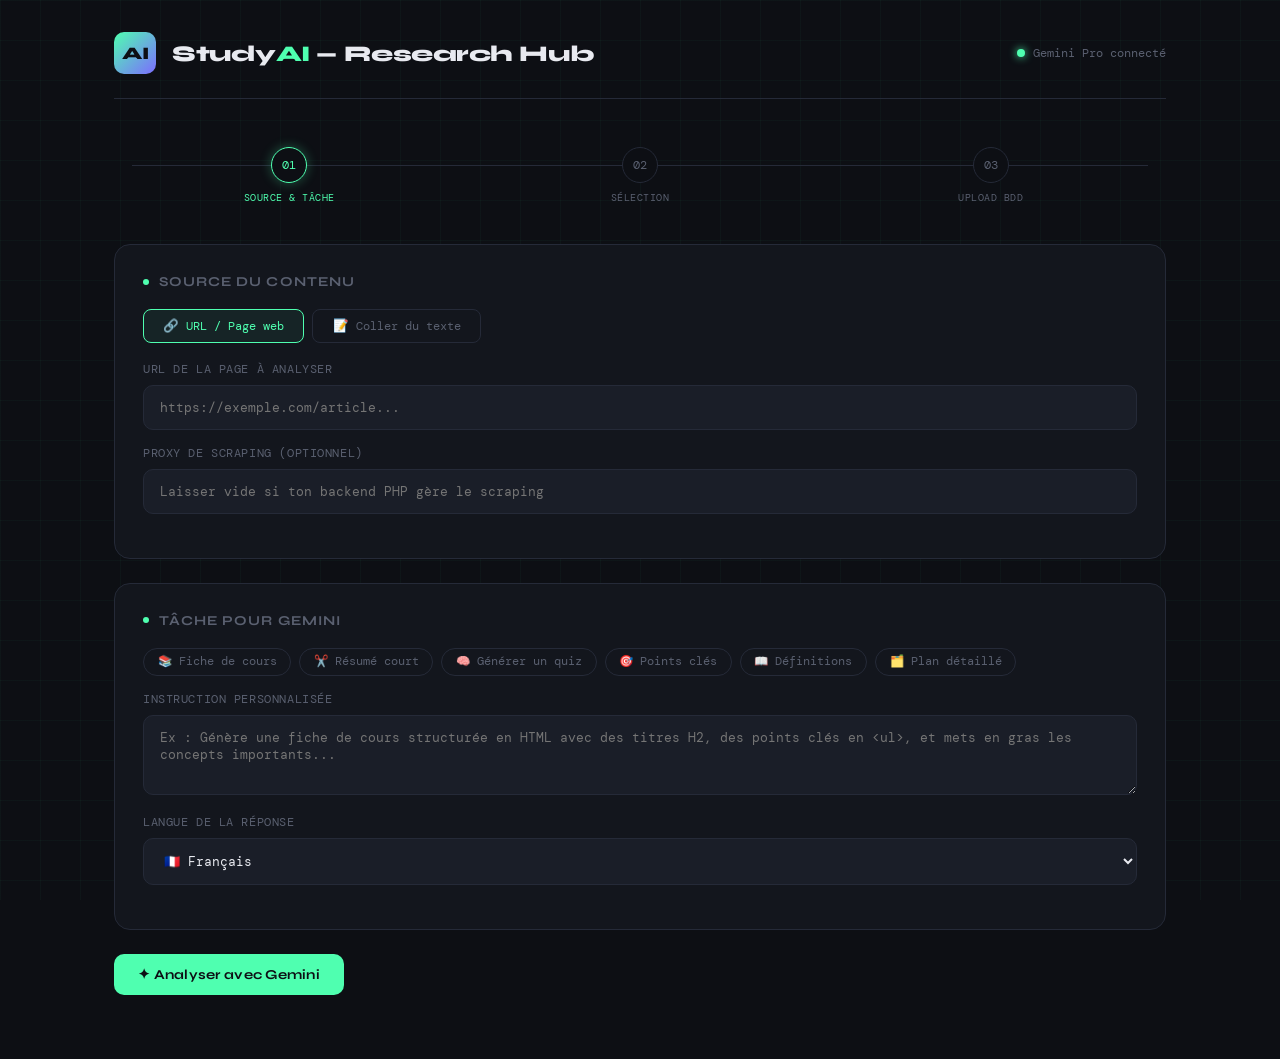
<file: studyai/index.html>
<!DOCTYPE html>
<html lang="fr">
<head>
<meta charset="UTF-8">
<meta name="viewport" content="width=device-width, initial-scale=1.0">
<title>StudyAI — Gemini Research Hub</title>
<link href="https://fonts.googleapis.com/css2?family=Syne:wght@400;600;700;800&family=DM+Mono:ital,wght@0,400;0,500;1,400&family=Lora:ital,wght@0,400;1,400&display=swap" rel="stylesheet">
<style>
  :root {
    --bg: #0d0f14;
    --surface: #13161d;
    --surface2: #1a1e28;
    --border: #252a38;
    --accent: #4fffb0;
    --accent2: #7c6cff;
    --accent3: #ff6c6c;
    --text: #e8eaf0;
    --muted: #5a6070;
    --success: #4fffb0;
    --warning: #ffb84f;
  }

  * { margin: 0; padding: 0; box-sizing: border-box; }

  body {
    background: var(--bg);
    color: var(--text);
    font-family: 'Lora', serif;
    min-height: 100vh;
    overflow-x: hidden;
  }

  /* Animated background grid */
  body::before {
    content: '';
    position: fixed;
    inset: 0;
    background-image:
      linear-gradient(rgba(79,255,176,0.03) 1px, transparent 1px),
      linear-gradient(90deg, rgba(79,255,176,0.03) 1px, transparent 1px);
    background-size: 40px 40px;
    pointer-events: none;
    z-index: 0;
  }

  .app {
    position: relative;
    z-index: 1;
    max-width: 1100px;
    margin: 0 auto;
    padding: 2rem 1.5rem 4rem;
  }

  /* Header */
  header {
    display: flex;
    align-items: center;
    gap: 1rem;
    margin-bottom: 3rem;
    padding-bottom: 1.5rem;
    border-bottom: 1px solid var(--border);
  }
  .logo-mark {
    width: 42px; height: 42px;
    background: linear-gradient(135deg, var(--accent), var(--accent2));
    border-radius: 10px;
    display: flex; align-items: center; justify-content: center;
    font-family: 'Syne', sans-serif;
    font-weight: 800;
    font-size: 1.1rem;
    color: #0d0f14;
    flex-shrink: 0;
  }
  header h1 {
    font-family: 'Syne', sans-serif;
    font-weight: 800;
    font-size: 1.4rem;
    letter-spacing: -0.02em;
  }
  header h1 span { color: var(--accent); }
  .status-dot {
    margin-left: auto;
    display: flex; align-items: center; gap: 0.5rem;
    font-family: 'DM Mono', monospace;
    font-size: 0.72rem;
    color: var(--muted);
  }
  .dot {
    width: 8px; height: 8px;
    border-radius: 50%;
    background: var(--accent);
    box-shadow: 0 0 8px var(--accent);
    animation: pulse 2s ease-in-out infinite;
  }
  @keyframes pulse { 0%,100%{opacity:1} 50%{opacity:0.4} }

  /* Step indicator */
  .steps {
    display: flex;
    gap: 0;
    margin-bottom: 2.5rem;
    position: relative;
  }
  .steps::before {
    content: '';
    position: absolute;
    top: 18px; left: 18px; right: 18px;
    height: 1px;
    background: var(--border);
    z-index: 0;
  }
  .step {
    display: flex;
    flex-direction: column;
    align-items: center;
    gap: 0.5rem;
    flex: 1;
    position: relative;
    z-index: 1;
  }
  .step-num {
    width: 36px; height: 36px;
    border-radius: 50%;
    border: 1px solid var(--border);
    background: var(--bg);
    display: flex; align-items: center; justify-content: center;
    font-family: 'DM Mono', monospace;
    font-size: 0.75rem;
    color: var(--muted);
    transition: all 0.3s;
  }
  .step.active .step-num {
    border-color: var(--accent);
    color: var(--accent);
    box-shadow: 0 0 12px rgba(79,255,176,0.3);
  }
  .step.done .step-num {
    background: var(--accent);
    border-color: var(--accent);
    color: var(--bg);
  }
  .step-label {
    font-family: 'DM Mono', monospace;
    font-size: 0.65rem;
    color: var(--muted);
    text-align: center;
    text-transform: uppercase;
    letter-spacing: 0.05em;
  }
  .step.active .step-label { color: var(--accent); }

  /* Cards */
  .card {
    background: var(--surface);
    border: 1px solid var(--border);
    border-radius: 16px;
    padding: 1.75rem;
    margin-bottom: 1.5rem;
    transition: border-color 0.3s;
  }
  .card:hover { border-color: #2e3548; }
  .card-title {
    font-family: 'Syne', sans-serif;
    font-weight: 700;
    font-size: 0.85rem;
    text-transform: uppercase;
    letter-spacing: 0.08em;
    color: var(--muted);
    margin-bottom: 1.2rem;
    display: flex;
    align-items: center;
    gap: 0.6rem;
  }
  .card-title .icon {
    width: 6px; height: 6px;
    border-radius: 50%;
    background: var(--accent);
  }

  /* STEP 1 — Source */
  .source-tabs {
    display: flex;
    gap: 0.5rem;
    margin-bottom: 1.2rem;
  }
  .tab-btn {
    padding: 0.5rem 1.2rem;
    border-radius: 8px;
    border: 1px solid var(--border);
    background: transparent;
    color: var(--muted);
    font-family: 'DM Mono', monospace;
    font-size: 0.78rem;
    cursor: pointer;
    transition: all 0.2s;
  }
  .tab-btn.active {
    border-color: var(--accent);
    color: var(--accent);
    background: rgba(79,255,176,0.06);
  }

  .input-group { margin-bottom: 1rem; }
  .input-group label {
    display: block;
    font-family: 'DM Mono', monospace;
    font-size: 0.72rem;
    color: var(--muted);
    margin-bottom: 0.5rem;
    text-transform: uppercase;
    letter-spacing: 0.05em;
  }
  input[type="text"], textarea, select {
    width: 100%;
    background: var(--surface2);
    border: 1px solid var(--border);
    border-radius: 10px;
    padding: 0.8rem 1rem;
    color: var(--text);
    font-family: 'DM Mono', monospace;
    font-size: 0.82rem;
    outline: none;
    transition: border-color 0.2s;
    resize: vertical;
  }
  input[type="text"]:focus, textarea:focus, select:focus {
    border-color: var(--accent);
    box-shadow: 0 0 0 3px rgba(79,255,176,0.08);
  }
  textarea { min-height: 100px; }

  /* Prompt builder */
  .prompt-presets {
    display: flex;
    flex-wrap: wrap;
    gap: 0.5rem;
    margin-bottom: 1rem;
  }
  .preset-chip {
    padding: 0.35rem 0.85rem;
    border-radius: 20px;
    border: 1px solid var(--border);
    background: transparent;
    color: var(--muted);
    font-family: 'DM Mono', monospace;
    font-size: 0.72rem;
    cursor: pointer;
    transition: all 0.2s;
  }
  .preset-chip:hover {
    border-color: var(--accent2);
    color: var(--accent2);
    background: rgba(124,108,255,0.08);
  }

  /* Boutons */
  .btn {
    display: inline-flex;
    align-items: center;
    gap: 0.6rem;
    padding: 0.75rem 1.5rem;
    border-radius: 10px;
    border: none;
    font-family: 'Syne', sans-serif;
    font-weight: 700;
    font-size: 0.85rem;
    cursor: pointer;
    transition: all 0.2s;
    letter-spacing: 0.02em;
  }
  .btn-primary {
    background: var(--accent);
    color: var(--bg);
  }
  .btn-primary:hover {
    background: #6fffc0;
    transform: translateY(-1px);
    box-shadow: 0 4px 20px rgba(79,255,176,0.25);
  }
  .btn-secondary {
    background: var(--surface2);
    color: var(--text);
    border: 1px solid var(--border);
  }
  .btn-secondary:hover { border-color: var(--accent2); color: var(--accent2); }
  .btn-danger {
    background: rgba(255,108,108,0.1);
    color: var(--accent3);
    border: 1px solid rgba(255,108,108,0.2);
  }
  .btn-upload {
    background: var(--accent2);
    color: #fff;
  }
  .btn-upload:hover {
    background: #9585ff;
    transform: translateY(-1px);
    box-shadow: 0 4px 20px rgba(124,108,255,0.3);
  }
  .btn:disabled { opacity: 0.4; cursor: not-allowed; transform: none !important; }

  /* Loading */
  .loading-bar {
    width: 100%;
    height: 3px;
    background: var(--border);
    border-radius: 2px;
    overflow: hidden;
    margin: 1rem 0;
    display: none;
  }
  .loading-bar.active { display: block; }
  .loading-bar::after {
    content: '';
    display: block;
    height: 100%;
    width: 40%;
    background: linear-gradient(90deg, var(--accent2), var(--accent));
    border-radius: 2px;
    animation: slide 1.2s ease-in-out infinite;
  }
  @keyframes slide { 0%{transform:translateX(-100%)} 100%{transform:translateX(300%)} }

  /* STEP 2 — Résultat Gemini */
  #step2 { display: none; }

  .gemini-result-header {
    display: flex;
    justify-content: space-between;
    align-items: flex-start;
    margin-bottom: 1.2rem;
    flex-wrap: wrap;
    gap: 0.8rem;
  }
  .gemini-badge {
    display: flex;
    align-items: center;
    gap: 0.5rem;
    font-family: 'DM Mono', monospace;
    font-size: 0.72rem;
    color: var(--accent);
    background: rgba(79,255,176,0.08);
    border: 1px solid rgba(79,255,176,0.2);
    padding: 0.35rem 0.8rem;
    border-radius: 20px;
  }

  /* Sections sélectionnables */
  .sections-container {
    display: flex;
    flex-direction: column;
    gap: 1rem;
  }
  .section-item {
    background: var(--surface2);
    border: 1px solid var(--border);
    border-radius: 12px;
    overflow: hidden;
    transition: all 0.2s;
  }
  .section-item.selected {
    border-color: var(--accent);
    box-shadow: 0 0 0 3px rgba(79,255,176,0.08);
  }
  .section-header {
    display: flex;
    align-items: center;
    gap: 0.8rem;
    padding: 0.9rem 1.1rem;
    cursor: pointer;
    user-select: none;
  }
  .section-checkbox {
    width: 20px; height: 20px;
    border: 2px solid var(--border);
    border-radius: 6px;
    display: flex; align-items: center; justify-content: center;
    flex-shrink: 0;
    transition: all 0.2s;
    background: transparent;
  }
  .section-item.selected .section-checkbox {
    background: var(--accent);
    border-color: var(--accent);
  }
  .section-item.selected .section-checkbox::after {
    content: '✓';
    color: var(--bg);
    font-size: 0.75rem;
    font-weight: bold;
  }
  .section-title-text {
    font-family: 'Syne', sans-serif;
    font-weight: 600;
    font-size: 0.9rem;
    flex: 1;
  }
  .section-content-preview {
    padding: 0 1.1rem 1rem;
    display: none;
  }
  .section-content-preview.show { display: block; }
  .section-content-preview .fiche-content {
    font-size: 0.88rem;
    line-height: 1.7;
    color: #c0c8d8;
    border-left: 2px solid var(--accent2);
    padding-left: 1rem;
  }
  .fiche-content h1, .fiche-content h2 {
    font-family: 'Syne', sans-serif;
    color: var(--text);
    margin: 0.8rem 0 0.4rem;
  }
  .fiche-content ul, .fiche-content ol { padding-left: 1.2rem; }
  .fiche-content li { margin-bottom: 0.3rem; }
  .fiche-content strong { color: var(--accent); font-style: normal; }
  .fiche-content em { color: var(--accent2); }
  .fiche-content code {
    background: rgba(124,108,255,0.15);
    padding: 0.1rem 0.4rem;
    border-radius: 4px;
    font-family: 'DM Mono', monospace;
    font-size: 0.85em;
  }
  .expand-btn {
    margin-left: auto;
    background: none; border: none;
    color: var(--muted); cursor: pointer; font-size: 0.75rem;
    padding: 0.2rem 0.4rem;
    font-family: 'DM Mono', monospace;
    transition: color 0.2s;
  }
  .expand-btn:hover { color: var(--accent); }

  /* Editable area */
  .edit-area {
    background: var(--surface);
    border: 1px dashed var(--border);
    border-radius: 8px;
    padding: 1rem;
    min-height: 60px;
    font-family: 'Lora', serif;
    font-size: 0.88rem;
    line-height: 1.7;
    color: var(--text);
    outline: none;
    margin-top: 0.8rem;
  }
  .edit-area:focus { border-color: var(--accent2); }

  /* STEP 3 — Upload */
  #step3 { display: none; }

  .upload-form .input-row {
    display: grid;
    grid-template-columns: 1fr 1fr;
    gap: 1rem;
  }
  @media(max-width:600px){ .upload-form .input-row { grid-template-columns: 1fr; } }

  .tags-input {
    display: flex;
    flex-wrap: wrap;
    gap: 0.4rem;
    background: var(--surface2);
    border: 1px solid var(--border);
    border-radius: 10px;
    padding: 0.6rem 0.8rem;
    min-height: 44px;
    cursor: text;
    transition: border-color 0.2s;
  }
  .tags-input:focus-within { border-color: var(--accent); }
  .tag-chip {
    background: rgba(124,108,255,0.15);
    border: 1px solid rgba(124,108,255,0.3);
    color: var(--accent2);
    padding: 0.2rem 0.6rem;
    border-radius: 14px;
    font-family: 'DM Mono', monospace;
    font-size: 0.72rem;
    display: flex; align-items: center; gap: 0.3rem;
  }
  .tag-chip button {
    background: none; border: none; color: inherit; cursor: pointer;
    font-size: 0.8rem; line-height: 1; padding: 0;
  }
  .tags-input input {
    background: none; border: none; outline: none;
    color: var(--text); font-family: 'DM Mono', monospace;
    font-size: 0.78rem; min-width: 80px; flex: 1;
    padding: 0;
  }

  /* Preview finale */
  .final-preview {
    background: var(--surface2);
    border: 1px solid var(--border);
    border-radius: 12px;
    padding: 1.5rem;
    margin-bottom: 1.5rem;
    max-height: 300px;
    overflow-y: auto;
  }
  .final-preview::-webkit-scrollbar { width: 4px; }
  .final-preview::-webkit-scrollbar-track { background: transparent; }
  .final-preview::-webkit-scrollbar-thumb { background: var(--border); border-radius: 2px; }

  /* Toast */
  .toast {
    position: fixed;
    bottom: 2rem;
    right: 2rem;
    padding: 1rem 1.5rem;
    border-radius: 12px;
    font-family: 'DM Mono', monospace;
    font-size: 0.82rem;
    z-index: 1000;
    transform: translateY(100px);
    opacity: 0;
    transition: all 0.3s cubic-bezier(0.34, 1.56, 0.64, 1);
  }
  .toast.show { transform: translateY(0); opacity: 1; }
  .toast.success {
    background: rgba(79,255,176,0.1);
    border: 1px solid rgba(79,255,176,0.3);
    color: var(--accent);
  }
  .toast.error {
    background: rgba(255,108,108,0.1);
    border: 1px solid rgba(255,108,108,0.3);
    color: var(--accent3);
  }

  /* Action row */
  .action-row {
    display: flex;
    gap: 0.8rem;
    flex-wrap: wrap;
    margin-top: 1.5rem;
  }

  .select-all-row {
    display: flex;
    align-items: center;
    gap: 0.8rem;
    padding: 0.6rem 0;
    margin-bottom: 0.5rem;
  }
  .select-all-row span {
    font-family: 'DM Mono', monospace;
    font-size: 0.75rem;
    color: var(--muted);
  }
  .selected-count {
    font-family: 'DM Mono', monospace;
    font-size: 0.75rem;
    color: var(--accent);
    margin-left: auto;
  }
</style>
</head>
<body>
<div class="app">

  <header>
    <div class="logo-mark">AI</div>
    <h1>Study<span>AI</span> — Research Hub</h1>
    <div class="status-dot">
      <div class="dot"></div>
      Gemini Pro connecté
    </div>
  </header>

  <!-- Steps -->
  <div class="steps">
    <div class="step active" id="s1">
      <div class="step-num">01</div>
      <div class="step-label">Source & Tâche</div>
    </div>
    <div class="step" id="s2">
      <div class="step-num">02</div>
      <div class="step-label">Sélection</div>
    </div>
    <div class="step" id="s3">
      <div class="step-num">03</div>
      <div class="step-label">Upload BDD</div>
    </div>
  </div>

  <!-- ===== STEP 1 ===== -->
  <div id="step1">

    <div class="card">
      <div class="card-title"><div class="icon"></div>Source du contenu</div>
      <div class="source-tabs">
        <button class="tab-btn active" onclick="switchTab('url')">🔗 URL / Page web</button>
        <button class="tab-btn" onclick="switchTab('text')">📝 Coller du texte</button>
      </div>

      <div id="tab-url">
        <div class="input-group">
          <label>URL de la page à analyser</label>
          <input type="text" id="url-input" placeholder="https://exemple.com/article..." />
        </div>
        <div class="input-group">
          <label>Proxy de scraping (optionnel)</label>
          <input type="text" id="proxy-input" placeholder="Laisser vide si ton backend PHP gère le scraping" />
        </div>
      </div>

      <div id="tab-text" style="display:none">
        <div class="input-group">
          <label>Colle ton texte ici</label>
          <textarea id="text-input" placeholder="Colle le contenu de la page ou n'importe quel texte à analyser..."></textarea>
        </div>
      </div>
    </div>

    <div class="card">
      <div class="card-title"><div class="icon"></div>Tâche pour Gemini</div>

      <div class="prompt-presets">
        <button class="preset-chip" onclick="setPrompt('fiche')">📚 Fiche de cours</button>
        <button class="preset-chip" onclick="setPrompt('resume')">✂️ Résumé court</button>
        <button class="preset-chip" onclick="setPrompt('quiz')">🧠 Générer un quiz</button>
        <button class="preset-chip" onclick="setPrompt('points')">🎯 Points clés</button>
        <button class="preset-chip" onclick="setPrompt('definition')">📖 Définitions</button>
        <button class="preset-chip" onclick="setPrompt('plan')">🗂️ Plan détaillé</button>
      </div>

      <div class="input-group">
        <label>Instruction personnalisée</label>
        <textarea id="prompt-input" placeholder="Ex : Génère une fiche de cours structurée en HTML avec des titres H2, des points clés en <ul>, et mets en gras les concepts importants..." style="min-height:80px;"></textarea>
      </div>

      <div class="input-group">
        <label>Langue de la réponse</label>
        <select id="lang-select">
          <option value="fr">🇫🇷 Français</option>
          <option value="en">🇬🇧 Anglais</option>
          <option value="es">🇪🇸 Espagnol</option>
        </select>
      </div>
    </div>

    <div class="loading-bar" id="loading1"></div>

    <div class="action-row">
      <button class="btn btn-primary" onclick="analyzeWithGemini()">
        ✦ Analyser avec Gemini
      </button>
    </div>

  </div>

  <!-- ===== STEP 2 ===== -->
  <div id="step2">

    <div class="card">
      <div class="gemini-result-header">
        <div class="card-title" style="margin:0"><div class="icon"></div>Résultat Gemini — Sélectionne ce que tu veux garder</div>
        <div class="gemini-badge">✦ Gemini Pro</div>
      </div>

      <div class="select-all-row">
        <button class="btn btn-secondary" style="padding:0.4rem 0.9rem;font-size:0.75rem;" onclick="selectAll(true)">Tout sélectionner</button>
        <button class="btn btn-secondary" style="padding:0.4rem 0.9rem;font-size:0.75rem;" onclick="selectAll(false)">Tout désélectionner</button>
        <span class="selected-count" id="selected-count">0 section(s) sélectionnée(s)</span>
      </div>

      <div class="sections-container" id="sections-container">
        <!-- sections injectées dynamiquement -->
      </div>

      <div class="action-row">
        <button class="btn btn-secondary" onclick="goToStep(1)">← Retour</button>
        <button class="btn btn-upload" onclick="goToStep3()">
          Continuer → Préparer l'upload
        </button>
      </div>
    </div>

  </div>

  <!-- ===== STEP 3 ===== -->
  <div id="step3">
    <div class="card">
      <div class="card-title"><div class="icon"></div>Informations de la fiche</div>

      <div class="upload-form">
        <div class="input-row">
          <div class="input-group">
            <label>Titre de la fiche</label>
            <input type="text" id="fiche-titre" placeholder="Ex : Cours sur la photosynthèse" />
          </div>
          <div class="input-group">
            <label>Catégorie</label>
            <select id="fiche-categorie">
              <option value="">— Choisir —</option>
              <option>Biologie</option>
              <option>Mathématiques</option>
              <option>Histoire</option>
              <option>Informatique</option>
              <option>Physique</option>
              <option>Chimie</option>
              <option>Langues</option>
              <option>Autre</option>
            </select>
          </div>
        </div>

        <div class="input-group">
          <label>Tags (appuyer sur Entrée pour ajouter)</label>
          <div class="tags-input" id="tags-container" onclick="document.getElementById('tag-input').focus()">
            <input type="text" id="tag-input" placeholder="ajouter un tag..." onkeydown="handleTag(event)" />
          </div>
        </div>

        <div class="input-group">
          <label>Source URL (optionnel)</label>
          <input type="text" id="source-url" placeholder="https://..." />
        </div>
      </div>
    </div>

    <div class="card">
      <div class="card-title"><div class="icon"></div>Aperçu final — Contenu sélectionné</div>
      <div class="final-preview" id="final-preview"></div>
    </div>

    <div class="loading-bar" id="loading3"></div>

    <div class="action-row">
      <button class="btn btn-secondary" onclick="goToStep(2)">← Retour</button>
      <button class="btn btn-primary" onclick="uploadToDatabase()">
        ☁ Sauvegarder dans la BDD
      </button>
    </div>

  </div>

</div>

<!-- Toast -->
<div class="toast" id="toast"></div>

<script>
// ===================================================
// CONFIGURATION — à adapter
// ===================================================
const CONFIG = {
  geminiApiKey: 'VOTRE_CLE_GEMINI_ICI',       // clé Google AI Studio
  backendUrl: 'api/gemini.php',                 // ton backend PHP
  uploadUrl: 'api/upload_fiche.php',            // endpoint upload
  scraperUrl: 'api/scraper.php',                // scraper PHP côté serveur
};

// ===================================================
// STATE
// ===================================================
let state = {
  currentTab: 'url',
  geminiResponse: '',
  sections: [],
  tags: [],
};

// ===================================================
// TABS
// ===================================================
function switchTab(tab) {
  state.currentTab = tab;
  document.getElementById('tab-url').style.display = tab === 'url' ? 'block' : 'none';
  document.getElementById('tab-text').style.display = tab === 'text' ? 'block' : 'none';
  document.querySelectorAll('.tab-btn').forEach((b, i) => {
    b.classList.toggle('active', (i === 0 && tab === 'url') || (i === 1 && tab === 'text'));
  });
}

// ===================================================
// PROMPTS PRÉSETS
// ===================================================
const PROMPTS = {
  fiche: `Génère une fiche de cours complète et structurée en HTML. 
Utilise des balises H2 pour les grandes sections, H3 pour les sous-sections, 
<ul>/<li> pour les listes, <strong> pour les concepts clés, <em> pour les termes importants.
Divise le contenu en sections clairement séparées par des commentaires HTML <!-- SECTION: Titre -->.
Langue : {lang}.`,

  resume: `Fais un résumé concis en HTML structuré avec :
- Un paragraphe d'introduction
- Les idées principales en liste <ul>
- Une conclusion courte
Divise par sections avec <!-- SECTION: Titre -->. Langue : {lang}.`,

  quiz: `Génère un quiz HTML avec 5 à 10 questions QCM basées sur ce contenu.
Format : <div class="question">, <p> pour la question, <ul> pour les choix, 
marque la bonne réponse avec data-correct="true".
Groupe par thème avec <!-- SECTION: Thème -->. Langue : {lang}.`,

  points: `Extrais les points clés essentiels en HTML :
- Section "Concepts fondamentaux" avec <ul>
- Section "Faits importants" avec <ul>  
- Section "À retenir" avec les 3 points les plus critiques
Utilise <!-- SECTION: Titre --> pour séparer. Langue : {lang}.`,

  definition: `Génère un glossaire HTML des termes importants :
<dl><dt>terme</dt><dd>définition</dd></dl>
Groupe par thème avec <!-- SECTION: Thème -->. Langue : {lang}.`,

  plan: `Génère un plan détaillé en HTML avec hiérarchie I > A > 1.
Utilise <ol> imbriqués et ajoute une brève description pour chaque point.
Sépare les grandes parties avec <!-- SECTION: Partie -->. Langue : {lang}.`,
};

function setPrompt(key) {
  const lang = document.getElementById('lang-select').value;
  document.getElementById('prompt-input').value = PROMPTS[key].replace('{lang}', lang === 'fr' ? 'Français' : lang === 'en' ? 'English' : 'Español');
}

// ===================================================
// MAIN — APPEL GEMINI
// ===================================================
async function analyzeWithGemini() {
  const prompt = document.getElementById('prompt-input').value.trim();
  const lang = document.getElementById('lang-select').value;
  let content = '';

  if (!prompt) { showToast('Ajoute une instruction pour Gemini !', 'error'); return; }

  // Récupération du contenu
  if (state.currentTab === 'url') {
    const url = document.getElementById('url-input').value.trim();
    if (!url) { showToast('Entre une URL !', 'error'); return; }

    setLoading('loading1', true);
    try {
      // Appel au scraper PHP côté serveur
      const r = await fetch(CONFIG.scraperUrl, {
        method: 'POST',
        headers: { 'Content-Type': 'application/json' },
        body: JSON.stringify({ url })
      });
      const d = await r.json();
      if (!d.success) throw new Error(d.error);
      content = d.text;
      document.getElementById('source-url').value = url;
    } catch (e) {
      setLoading('loading1', false);
      showToast('Erreur scraping : ' + e.message, 'error');
      return;
    }
  } else {
    content = document.getElementById('text-input').value.trim();
    if (!content) { showToast('Colle du texte !', 'error'); return; }
  }

  // Appel Gemini via backend PHP (pour ne pas exposer la clé)
  const fullPrompt = `${prompt}\n\nVoici le contenu à analyser :\n\n${content.substring(0, 15000)}`;

  try {
    const r = await fetch(CONFIG.backendUrl, {
      method: 'POST',
      headers: { 'Content-Type': 'application/json' },
      body: JSON.stringify({ prompt: fullPrompt })
    });
    const d = await r.json();
    if (!d.success) throw new Error(d.error);

    state.geminiResponse = d.html;
    parseSections(d.html);
    goToStep(2);
  } catch (e) {
    showToast('Erreur Gemini : ' + e.message, 'error');
  } finally {
    setLoading('loading1', false);
  }
}

// ===================================================
// PARSING EN SECTIONS
// ===================================================
function parseSections(html) {
  const parts = html.split(/<!--\s*SECTION:\s*([^-]+?)\s*-->/i);
  state.sections = [];

  if (parts.length <= 1) {
    // Pas de sections → tout en un bloc
    state.sections = [{ title: 'Contenu complet', html: html, selected: true, expanded: true }];
  } else {
    for (let i = 1; i < parts.length; i += 2) {
      state.sections.push({
        title: parts[i].trim(),
        html: (parts[i + 1] || '').trim(),
        selected: true,
        expanded: true,
      });
    }
  }

  renderSections();
}

function renderSections() {
  const c = document.getElementById('sections-container');
  c.innerHTML = '';
  state.sections.forEach((s, i) => {
    const div = document.createElement('div');
    div.className = 'section-item' + (s.selected ? ' selected' : '');
    div.innerHTML = `
      <div class="section-header" onclick="toggleSection(${i})">
        <div class="section-checkbox"></div>
        <span class="section-title-text">${s.title}</span>
        <button class="expand-btn" onclick="event.stopPropagation();toggleExpand(${i})" id="expand-btn-${i}">
          ${s.expanded ? '▲ réduire' : '▼ voir'}
        </button>
      </div>
      <div class="section-content-preview ${s.expanded ? 'show' : ''}" id="preview-${i}">
        <div class="fiche-content" id="content-${i}" contenteditable="true">${s.html}</div>
        <small style="display:block;margin-top:0.5rem;font-family:'DM Mono',monospace;font-size:0.68rem;color:var(--muted);">✏️ Clique pour éditer directement</small>
      </div>
    `;
    c.appendChild(div);
  });
  updateCount();
}

function toggleSection(i) {
  state.sections[i].selected = !state.sections[i].selected;
  const el = document.querySelectorAll('.section-item')[i];
  el.classList.toggle('selected', state.sections[i].selected);
  updateCount();
}

function toggleExpand(i) {
  state.sections[i].expanded = !state.sections[i].expanded;
  document.getElementById(`preview-${i}`).classList.toggle('show', state.sections[i].expanded);
  document.getElementById(`expand-btn-${i}`).textContent = state.sections[i].expanded ? '▲ réduire' : '▼ voir';
}

function selectAll(val) {
  state.sections.forEach((s, i) => {
    s.selected = val;
    document.querySelectorAll('.section-item')[i].classList.toggle('selected', val);
  });
  updateCount();
}

function updateCount() {
  const n = state.sections.filter(s => s.selected).length;
  document.getElementById('selected-count').textContent = `${n} section(s) sélectionnée(s)`;
}

// ===================================================
// STEP 3
// ===================================================
function goToStep3() {
  // Récupère le contenu édité
  state.sections.forEach((s, i) => {
    const el = document.getElementById(`content-${i}`);
    if (el) s.html = el.innerHTML;
  });

  const selected = state.sections.filter(s => s.selected);
  if (selected.length === 0) { showToast('Sélectionne au moins une section !', 'error'); return; }

  const combined = selected.map(s => `<section><h2>${s.title}</h2>${s.html}</section>`).join('\n');
  document.getElementById('final-preview').innerHTML = combined;

  // Titre auto
  if (!document.getElementById('fiche-titre').value) {
    document.getElementById('fiche-titre').value = 'Fiche — ' + new Date().toLocaleDateString('fr-FR');
  }

  goToStep(3);
}

// ===================================================
// TAGS
// ===================================================
function handleTag(e) {
  if (e.key === 'Enter' || e.key === ',') {
    e.preventDefault();
    const val = e.target.value.trim().replace(',', '');
    if (val && !state.tags.includes(val)) {
      state.tags.push(val);
      renderTags();
    }
    e.target.value = '';
  }
}

function removeTag(tag) {
  state.tags = state.tags.filter(t => t !== tag);
  renderTags();
}

function renderTags() {
  const c = document.getElementById('tags-container');
  const input = document.getElementById('tag-input');
  c.innerHTML = '';
  state.tags.forEach(t => {
    const chip = document.createElement('div');
    chip.className = 'tag-chip';
    chip.innerHTML = `${t} <button onclick="removeTag('${t}')">×</button>`;
    c.appendChild(chip);
  });
  c.appendChild(input);
}

// ===================================================
// UPLOAD BDD
// ===================================================
async function uploadToDatabase() {
  const titre = document.getElementById('fiche-titre').value.trim();
  const categorie = document.getElementById('fiche-categorie').value;
  if (!titre) { showToast('Ajoute un titre !', 'error'); return; }

  const selected = state.sections.filter(s => s.selected);
  const contenu = selected.map(s => `<section><h2>${s.title}</h2>${s.html}</section>`).join('\n');

  const payload = {
    titre,
    categorie,
    tags: state.tags.join(','),
    contenu,
    source_url: document.getElementById('source-url').value,
  };

  setLoading('loading3', true);
  try {
    const r = await fetch(CONFIG.uploadUrl, {
      method: 'POST',
      headers: { 'Content-Type': 'application/json' },
      body: JSON.stringify(payload),
    });
    const d = await r.json();
    if (!d.success) throw new Error(d.error);

    showToast('✓ Fiche sauvegardée en BDD (ID: ' + d.id + ')', 'success');
    setTimeout(() => resetApp(), 2500);
  } catch (e) {
    showToast('Erreur upload : ' + e.message, 'error');
  } finally {
    setLoading('loading3', false);
  }
}

// ===================================================
// NAVIGATION
// ===================================================
function goToStep(n) {
  [1,2,3].forEach(i => {
    document.getElementById('step' + i).style.display = i === n ? 'block' : 'none';
    const s = document.getElementById('s' + i);
    s.classList.remove('active', 'done');
    if (i < n) s.classList.add('done');
    if (i === n) s.classList.add('active');
  });
  window.scrollTo({ top: 0, behavior: 'smooth' });
}

function resetApp() {
  state = { currentTab: 'url', geminiResponse: '', sections: [], tags: [] };
  document.getElementById('url-input').value = '';
  document.getElementById('text-input').value = '';
  document.getElementById('prompt-input').value = '';
  document.getElementById('fiche-titre').value = '';
  renderTags();
  goToStep(1);
}

// ===================================================
// UTILS
// ===================================================
function setLoading(id, active) {
  document.getElementById(id).classList.toggle('active', active);
}

function showToast(msg, type = 'success') {
  const t = document.getElementById('toast');
  t.className = 'toast ' + type;
  t.textContent = msg;
  t.classList.add('show');
  setTimeout(() => t.classList.remove('show'), 3000);
}
</script>
</body>
</html>
</file>
